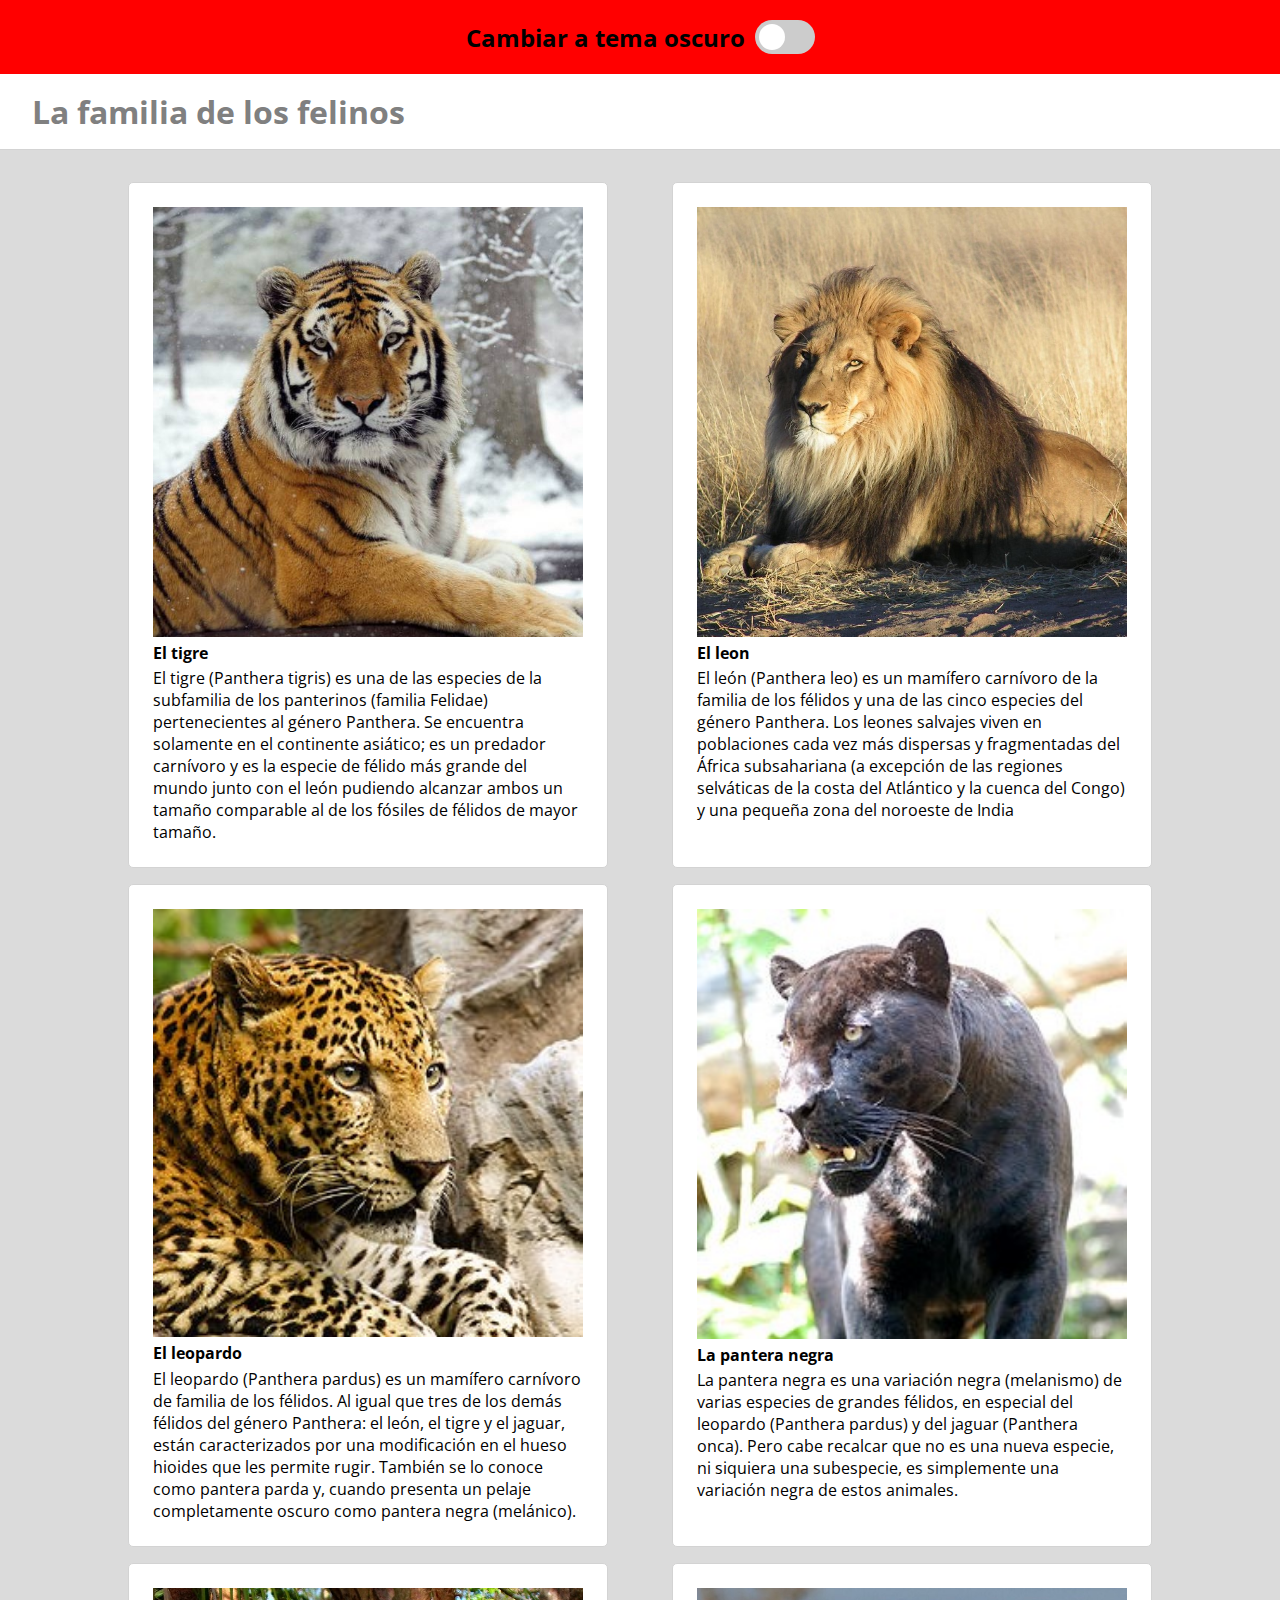
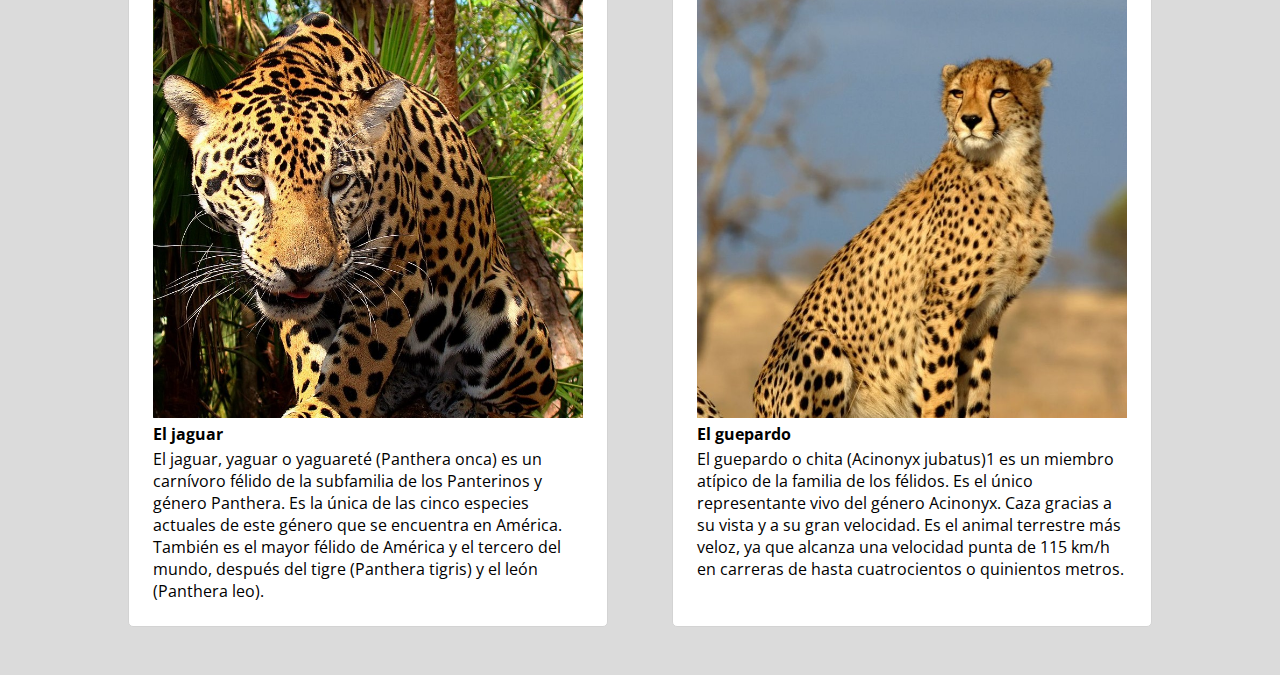
<file: C5S/index.html>
<!DOCTYPE html>
<html lang="es">
  <head>
    <meta charset="UTF-8" />
    <meta http-equiv="X-UA-Compatible" content="IE=edge" />
    <meta name="viewport" content="width=device-width, initial-scale=1.0" />
    <link rel="stylesheet" href="styles.css" />
    <title>Clase 5</title>
  </head>

  <body class="dark">
    <div class="btnTema">
      <h2 id="cambioTema" class="cambiarTextoOscuro"></h2>
      <label onclick="temaOscuro()" class="switch">
        <input type="checkbox" />
        <span class="slider round"></span>
      </label>
    </div>

    <h1>La familia de los felinos</h1>

    <div class="contenedor">
      <div class="item">
        <img src="./imagenes/tiger.jpg" />
        <h2>El tigre</h2>
        <p>
          El tigre (Panthera tigris) es una de las especies​ de la subfamilia de
          los panterinos (familia Felidae) pertenecientes al género Panthera. Se
          encuentra solamente en el continente asiático; es un predador
          carnívoro y es la especie de félido más grande del mundo junto con el
          león pudiendo alcanzar ambos un tamaño comparable al de los fósiles de
          félidos de mayor tamaño.
        </p>
      </div>
      <div class="item">
        <img src="./imagenes/leon.jpg" />
        <h2>El leon</h2>
        <p>
          El león (Panthera leo) es un mamífero carnívoro de la familia de los
          félidos y una de las cinco especies del género Panthera. Los leones
          salvajes viven en poblaciones cada vez más dispersas y fragmentadas
          del África subsahariana (a excepción de las regiones selváticas de la
          costa del Atlántico y la cuenca del Congo) y una pequeña zona del
          noroeste de India
        </p>
      </div>
      <div class="item">
        <img src="./imagenes/leopardo.jpg" />
        <h2>El leopardo</h2>
        <p>
          El leopardo (Panthera pardus) es un mamífero carnívoro de familia de
          los félidos. Al igual que tres de los demás félidos del género
          Panthera: el león, el tigre y el jaguar, están caracterizados por una
          modificación en el hueso hioides que les permite rugir. También se lo
          conoce como pantera parda y, cuando presenta un pelaje completamente
          oscuro como pantera negra (melánico).
        </p>
      </div>
      <div class="item">
        <img src="./imagenes/pantera-negra.jpg" />
        <h2>La pantera negra</h2>
        <p>
          La pantera negra es una variación negra (melanismo) de varias especies
          de grandes félidos, en especial del leopardo (Panthera pardus) y del
          jaguar (Panthera onca). Pero cabe recalcar que no es una nueva
          especie, ni siquiera una subespecie, es simplemente una variación
          negra de estos animales.
        </p>
      </div>
      <div class="item">
        <img src="./imagenes/jaguar.jpg" />
        <h2>El jaguar</h2>
        <p>
          El jaguar, yaguar o yaguareté (Panthera onca) es un carnívoro félido
          de la subfamilia de los Panterinos y género Panthera. Es la única de
          las cinco especies actuales de este género que se encuentra en
          América. También es el mayor félido de América y el tercero del mundo,
          después del tigre (Panthera tigris) y el león (Panthera leo).
        </p>
      </div>
      <div class="item">
        <img src="./imagenes/chita.jpg" />
        <h2>El guepardo</h2>
        <p>
          El guepardo o chita (Acinonyx jubatus)1​ es un miembro atípico de la
          familia de los félidos. Es el único representante vivo del género
          Acinonyx. Caza gracias a su vista y a su gran velocidad. Es el animal
          terrestre más veloz, ya que alcanza una velocidad punta de 115 km/h en
          carreras de hasta cuatrocientos o quinientos metros.
        </p>
      </div>
    </div>
    <script src="app.js"></script>
  </body>
</html>
</file>
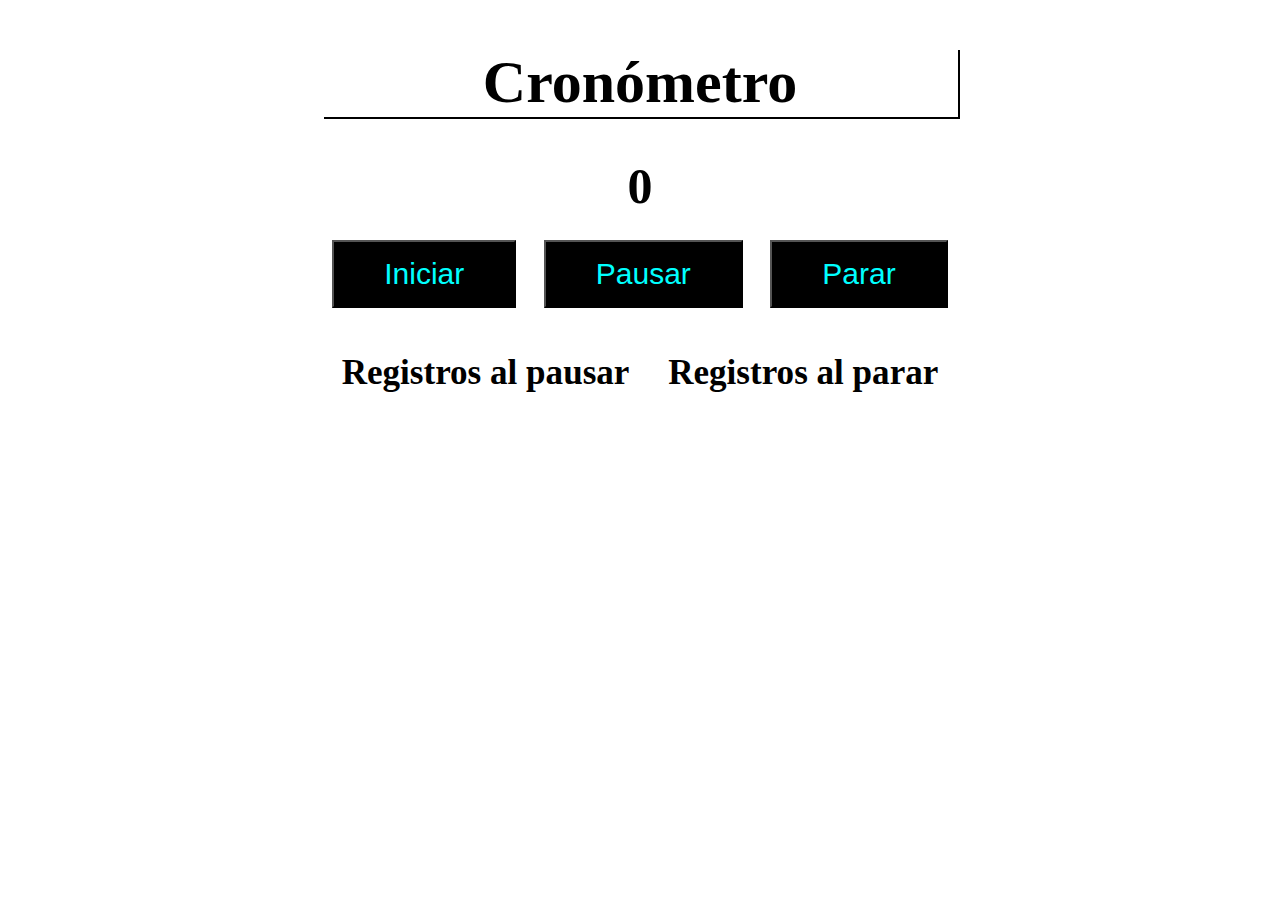
<file: cronometro_C8/index.html>
<!DOCTYPE html>
<html>

<head>
    <title>Cronómetro</title>
    <meta charset="UTF-8" />
    <link rel="preconnect" href="https://fonts.gstatic.com" />
    <link href="https://fonts.googleapis.com/css2?family=Nunito&display=swap" rel="stylesheet" />
    <link rel="stylesheet" href="css/style.css" />
</head>

<body>
    <div class="container">
        <h1>Cronómetro</h1>
        <div class="crono">
            <div id="number">0</div>
            <div class="btn">
                <button id="start">Iniciar</button>
                <button id="pause">Pausar</button>
                <button id="stop">Parar</button>
            </div>
        </div>
        <div class="register">
            <div class="registerPause">
                <h3>Registros al pausar</h3>
            </div>
            <div class="registerStop">
                <h3>Registros al parar</h3>
            </div>
        </div>
    </div>
    <script src="js/app.js"></script>
</body>

</html>
</file>
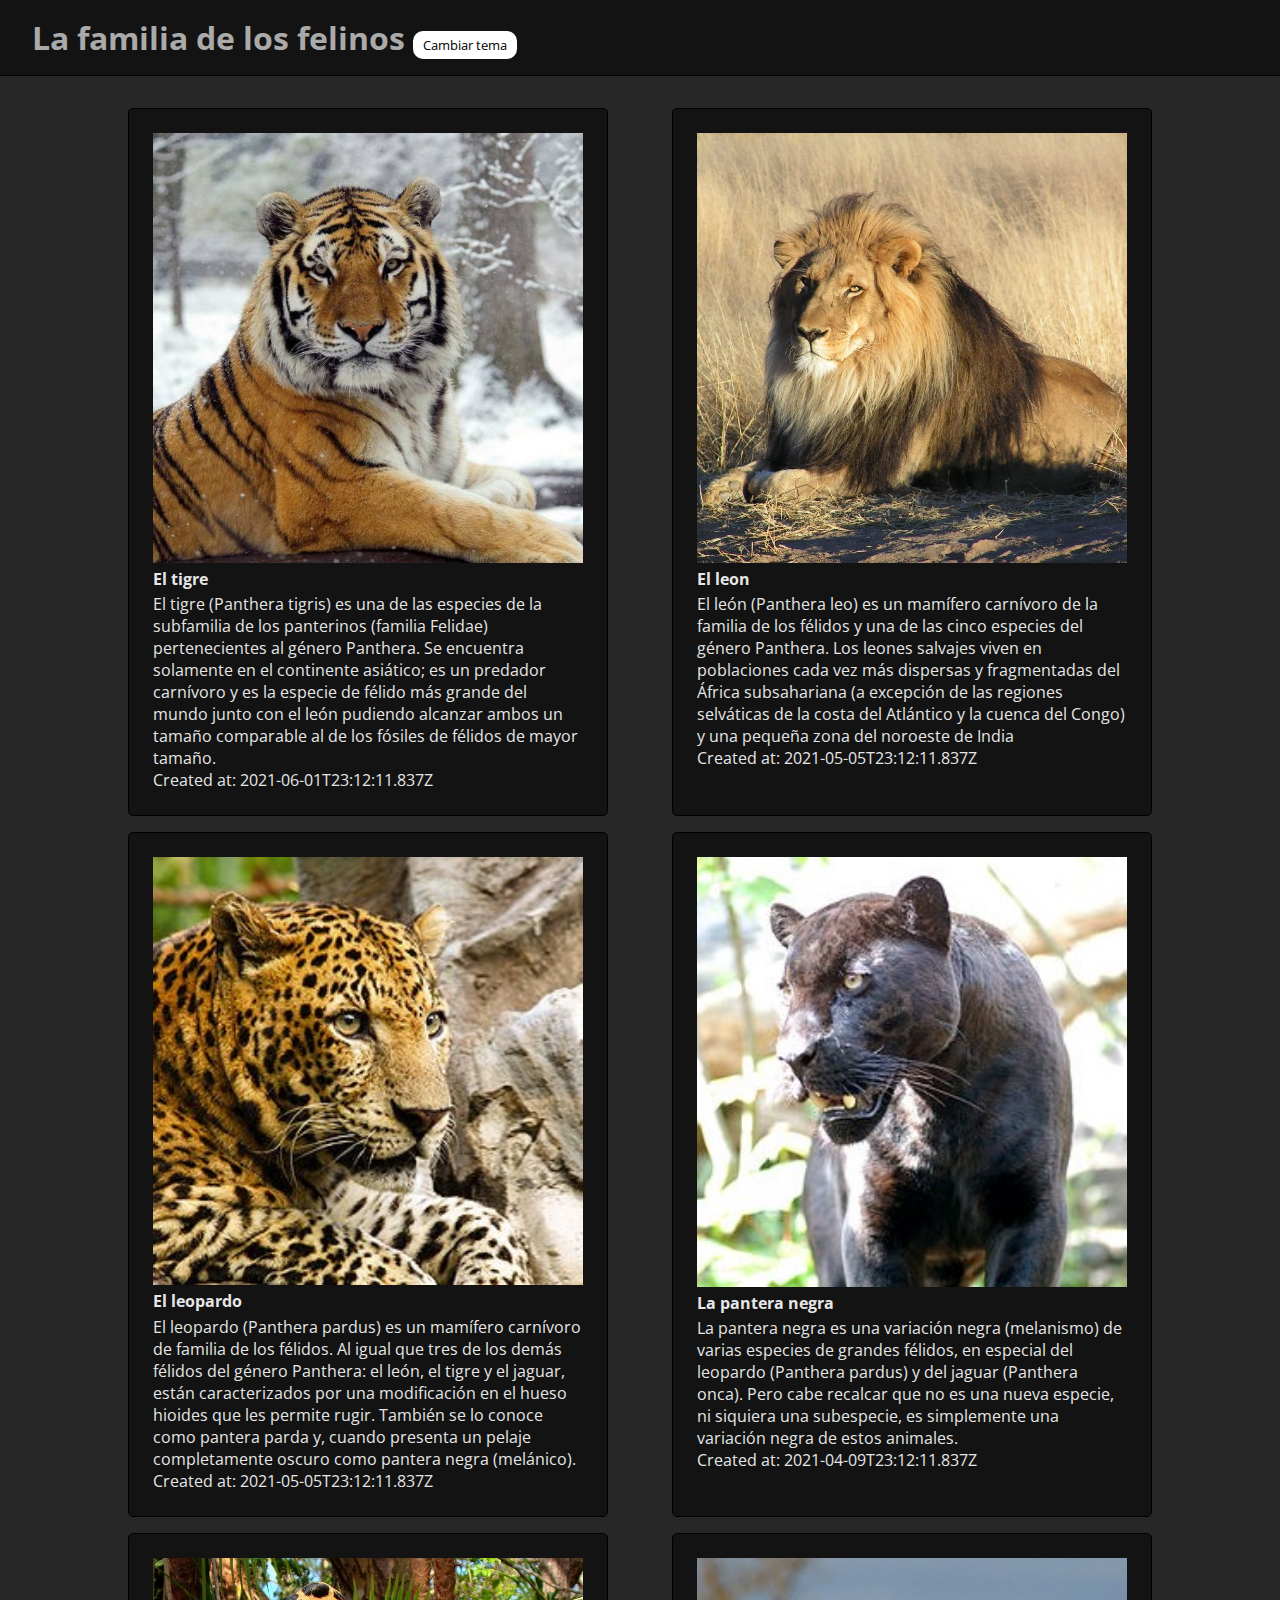
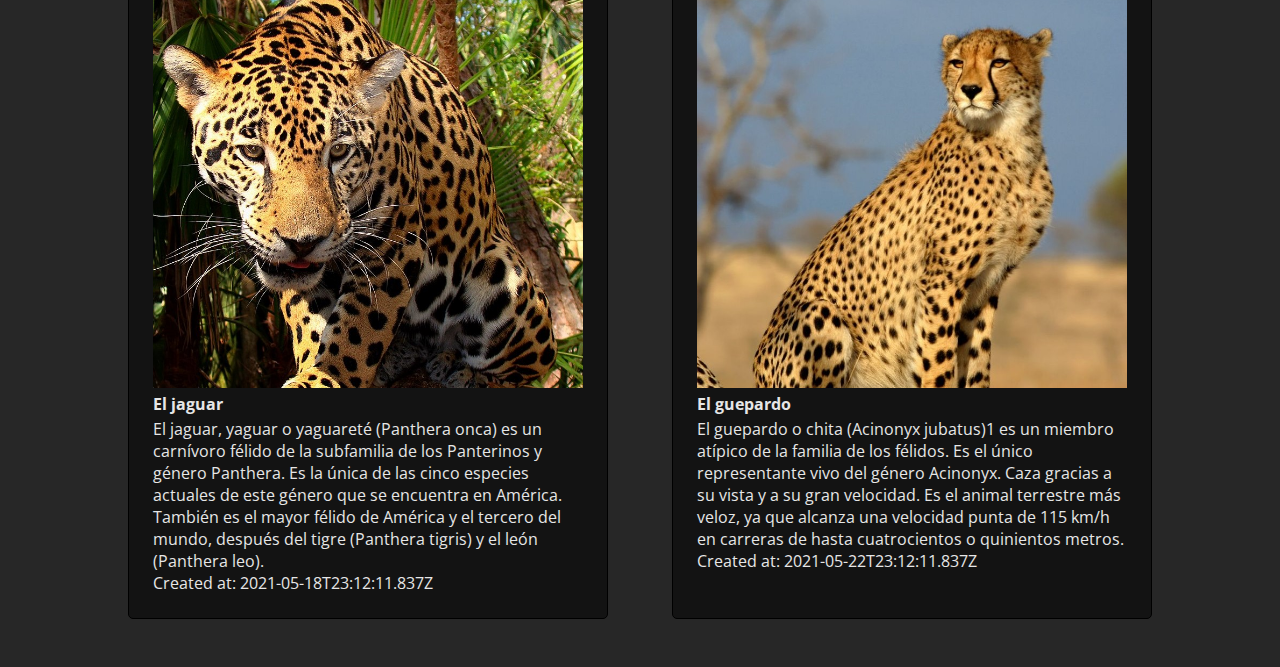
<file: estructura_DOM_C7S/index.html>
<!DOCTYPE html>
<html lang="es">

<head>
    <meta charset="UTF-8">
    <meta http-equiv="X-UA-Compatible" content="IE=edge">
    <meta name="viewport" content="width=device-width, initial-scale=1.0">
    <link rel="stylesheet" href="styles.css">
    <title>Clase 5</title>
</head>

<body class="dark">

    <h1>La familia de los felinos <button onclick="cambiarTema()">Cambiar tema</button></h1>

    <div class="contenedor">
        <!-- <div class="item">
            <img src="./imagenes/tiger.jpg">
            <h2>El tigre</h2>
            <p>
                El tigre (Panthera tigris) es una de las especies​ de la subfamilia de los panterinos (familia Felidae) pertenecientes al género Panthera. Se encuentra solamente en el continente asiático; es un predador carnívoro y es la especie de félido más grande
                del mundo junto con el león pudiendo alcanzar ambos un tamaño comparable al de los fósiles de félidos de mayor tamaño.
            </p>
        </div>
        <div class="item">
            <img src="./imagenes/leon.jpg">
            <h2>El leon</h2>
            <p>
                El león (Panthera leo) es un mamífero carnívoro de la familia de los félidos y una de las cinco especies del género Panthera. Los leones salvajes viven en poblaciones cada vez más dispersas y fragmentadas del África subsahariana (a excepción de las regiones
                selváticas de la costa del Atlántico y la cuenca del Congo) y una pequeña zona del noroeste de India
            </p>
        </div>
        <div class="item">
            <img src="./imagenes/leopardo.jpg">
            <h2>El leopardo</h2>
            <p>
                El leopardo (Panthera pardus) es un mamífero carnívoro de familia de los félidos. Al igual que tres de los demás félidos del género Panthera: el león, el tigre y el jaguar, están caracterizados por una modificación en el hueso hioides que les permite
                rugir. También se lo conoce como pantera parda y, cuando presenta un pelaje completamente oscuro como pantera negra (melánico).
            </p>
        </div>
        <div class="item">
            <img src="./imagenes/pantera-negra.jpg">
            <h2>La pantera negra</h2>
            <p>
                La pantera negra es una variación negra (melanismo) de varias especies de grandes félidos, en especial del leopardo (Panthera pardus) y del jaguar (Panthera onca). Pero cabe recalcar que no es una nueva especie, ni siquiera una subespecie, es simplemente
                una variación negra de estos animales.
            </p>
        </div>
        <div class="item">
            <img src="./imagenes/jaguar.jpg">
            <h2>El jaguar</h2>
            <p>
                El jaguar, yaguar o yaguareté (Panthera onca) es un carnívoro félido de la subfamilia de los Panterinos y género Panthera. Es la única de las cinco especies actuales de este género que se encuentra en América. También es el mayor félido de América y el
                tercero del mundo, después del tigre (Panthera tigris) y el león (Panthera leo).
            </p>
        </div>
        <div class="item">
            <img src="./imagenes/chita.jpg">
            <h2>El guepardo</h2>
            <p>
                El guepardo o chita (Acinonyx jubatus)1​ es un miembro atípico de la familia de los félidos. Es el único representante vivo del género Acinonyx. Caza gracias a su vista y a su gran velocidad. Es el animal terrestre más veloz, ya que alcanza una velocidad
                punta de 115 km/h en carreras de hasta cuatrocientos o quinientos metros.
            </p>
        </div> -->
    </div>

</body>
<script src="./scripts.js"></script>

</html>
</file>
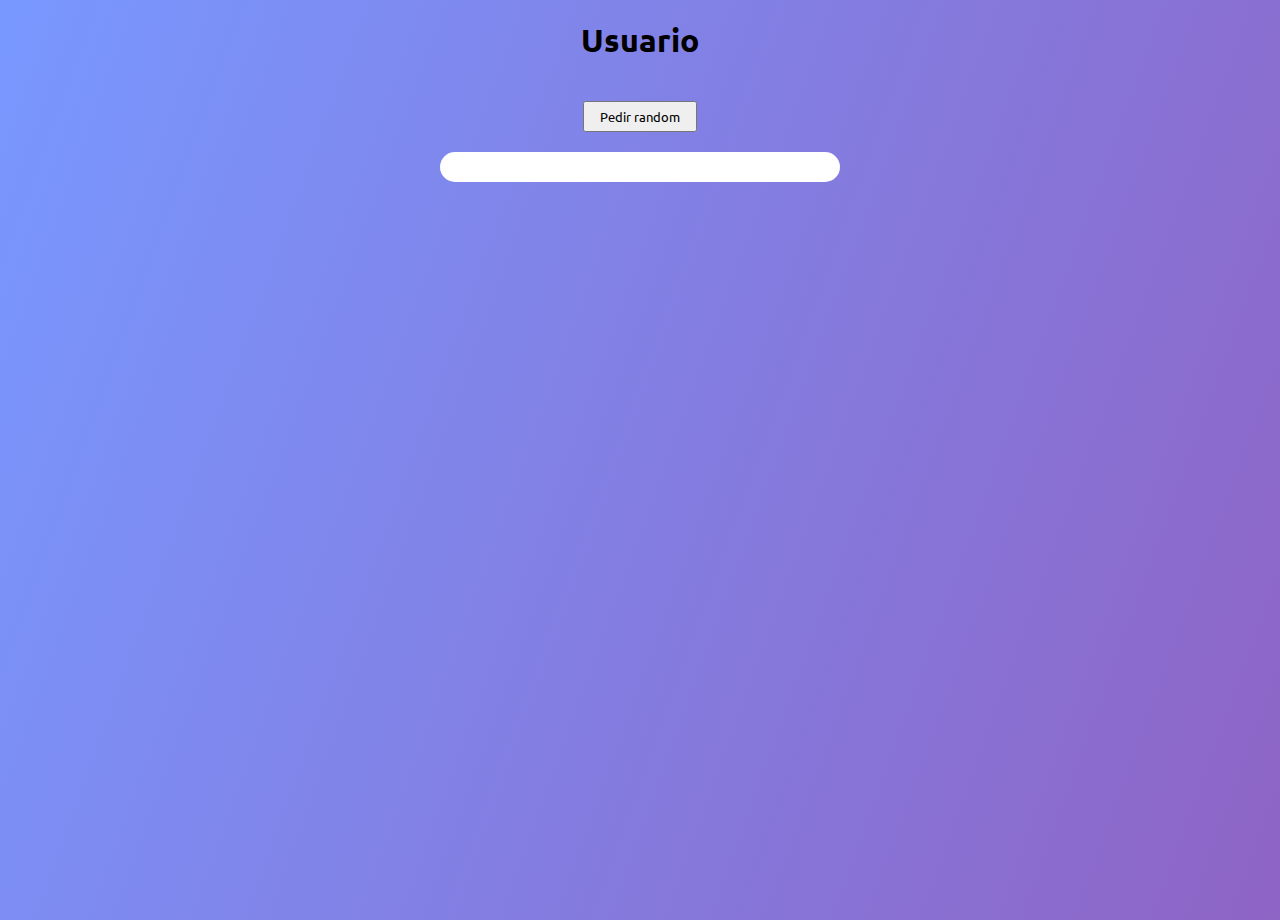
<file: fetch-api-get/index.html>
<!DOCTYPE html>
<html lang="es">
<head>
    <meta charset="UTF-8">
    <meta http-equiv="X-UA-Compatible" content="IE=edge">
    <meta name="viewport" content="width=device-width, initial-scale=1.0">
    <title>Promesas Usuario</title>
    <link rel="stylesheet" href="./css/styles.css">
</head>
<body>
    <h1>Usuario</h1>

    <main>
        <div class="btnContainer">
            <button id="random">Pedir random</button>
        </div>
        <div class="tarjeta">
            
        </div>
        
    </main>    

    <script src="./js/index.js"></script>
</body>
</html>
</file>
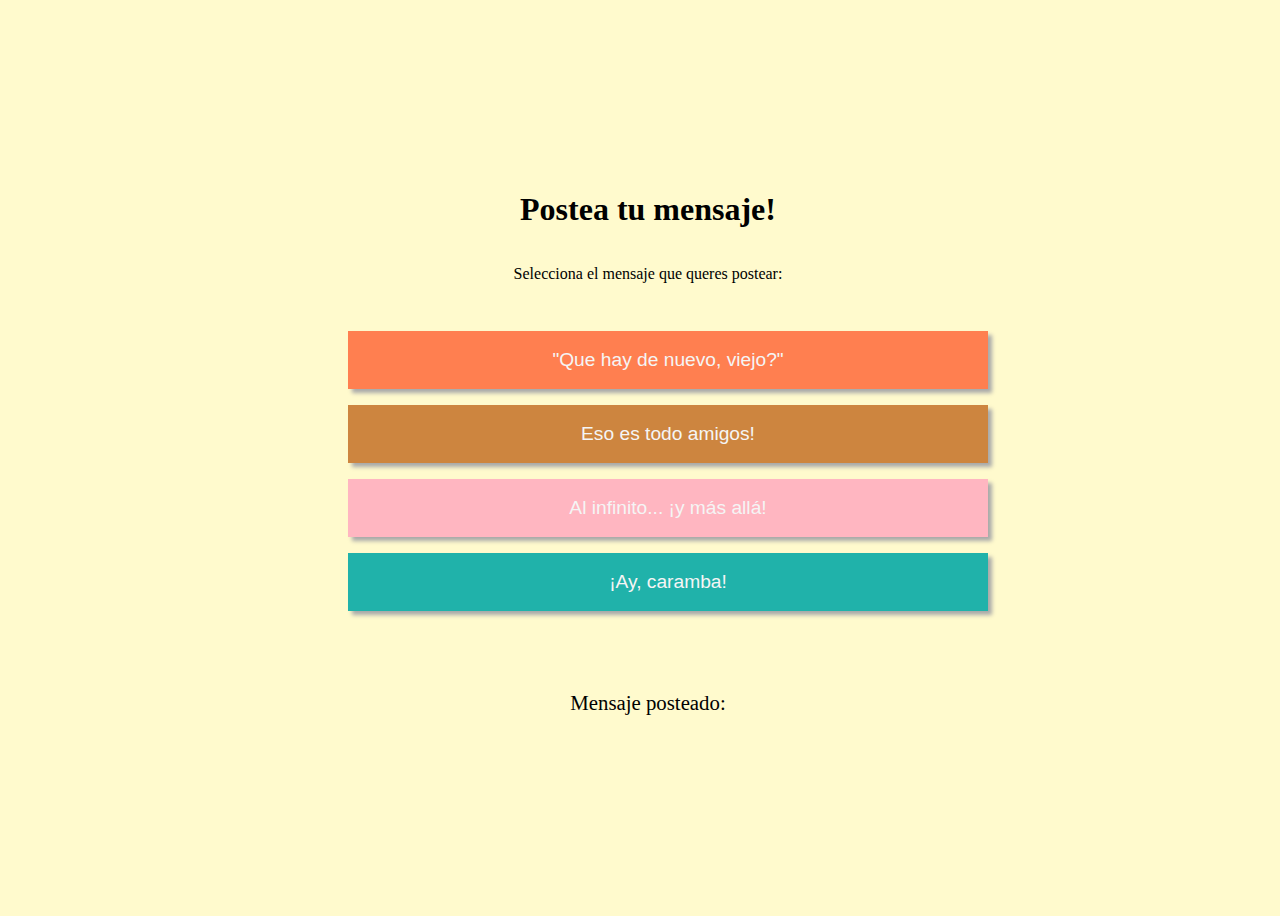
<file: fetch-api-post/index.html>
<!DOCTYPE html>
<html lang="en">
  <head>
    <meta charset="UTF-8" />
    <meta http-equiv="X-UA-Compatible" content="IE=edge" />
    <meta name="viewport" content="width=device-width, initial-scale=1.0" />
    <title>Posteador de mensajes</title>
    <link rel="stylesheet" href="./styles.css" />
  </head>
  <body>
    <div class="container">
      <h1>Postea tu mensaje!</h1>
      <p>Selecciona el mensaje que queres postear:</p>
      <ul>
        <li>
          <button
            data-titulo="Que hay de nuevo, viejo?"
            data-id-usuario="1"
            id="boton1"
          >
            "Que hay de nuevo, viejo?"
          </button>
        </li>
        <li>
          <button
            data-titulo="Eso es todo amigos!"
            data-id-usuario="2"
            id="boton2"
          >
            Eso es todo amigos!
          </button>
        </li>
        <li>
          <button
            data-titulo="Al infinito... ¡y más allá!"
            data-id-usuario="3"
            id="boton3"
          >
            Al infinito... ¡y más allá!
          </button>
        </li>
        <li>
          <button data-titulo="¡Ay, caramba!" data-id-usuario="4" id="boton4">
            ¡Ay, caramba!
          </button>
        </li>
      </ul>
      <p id="respuesta">
        Mensaje posteado: <span id="mensaje-posteado"></span>
      </p>
    </div>

    <script src="./index.js"></script>
  </body>
</html>
</file>
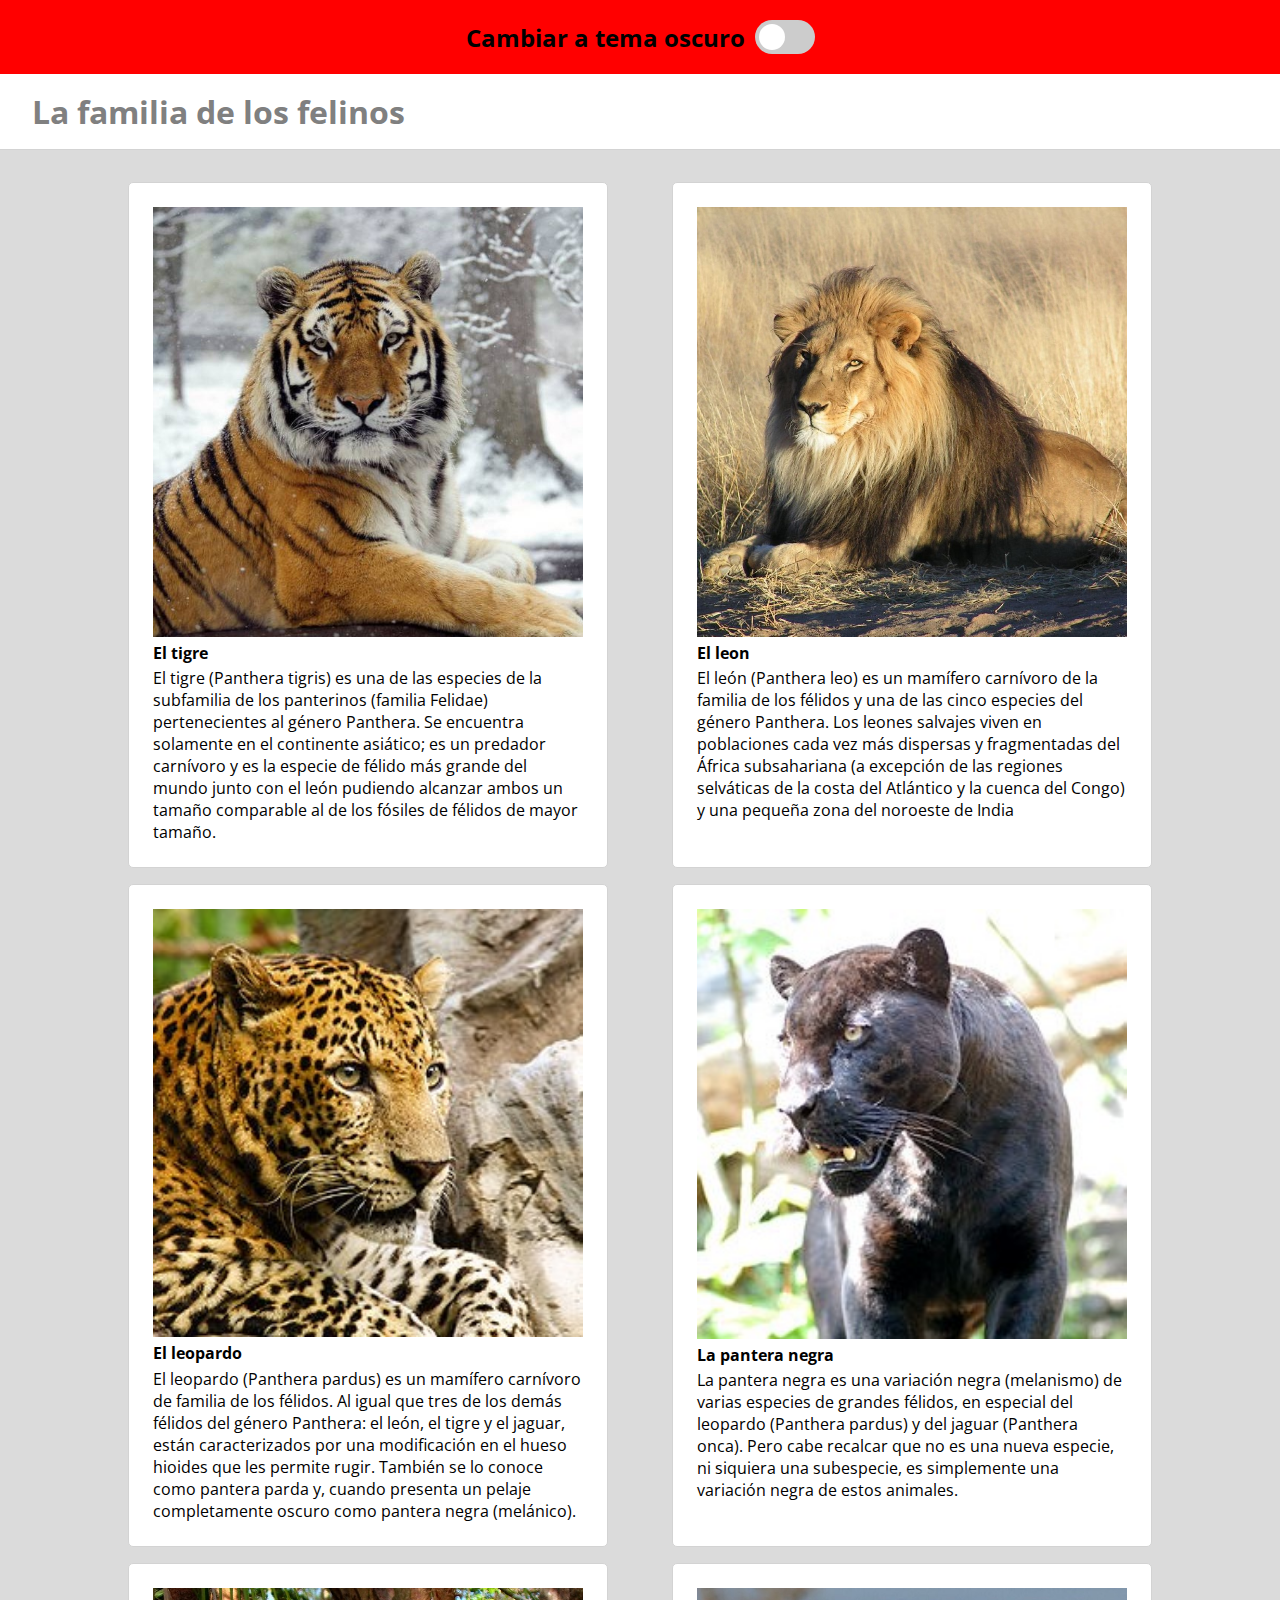
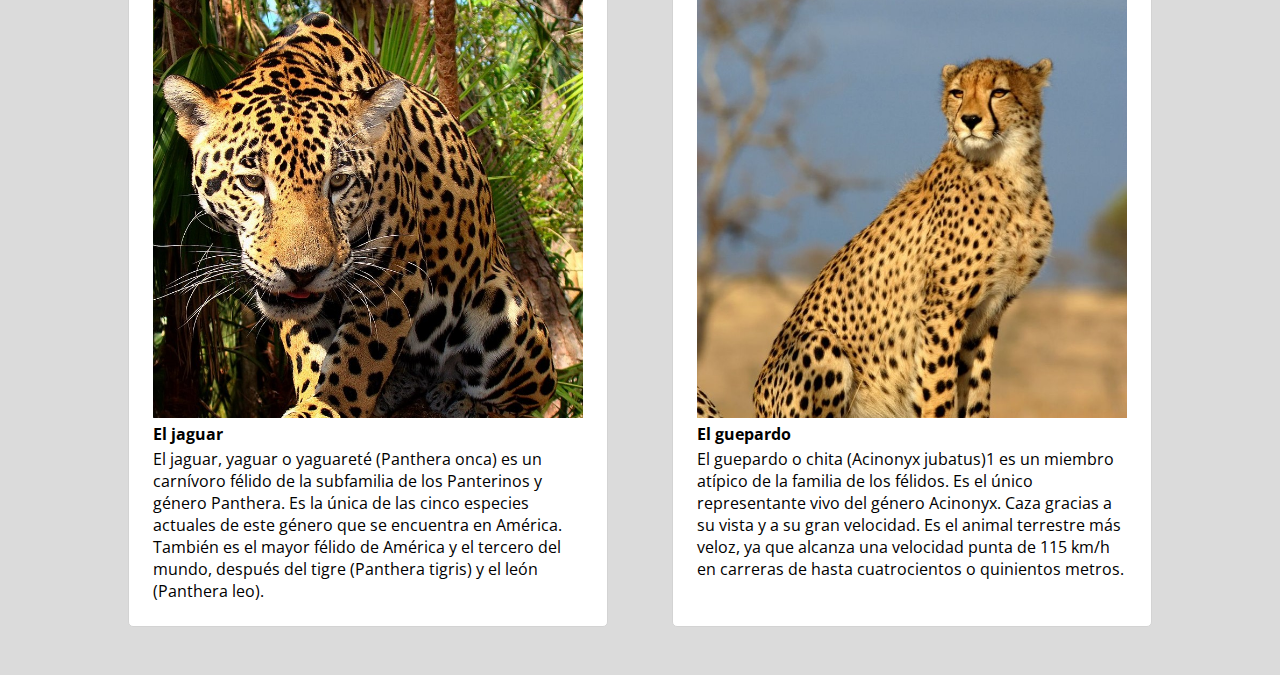
<file: tema_oscuro_C5S/index.html>
<!DOCTYPE html>
<html lang="es">
  <head>
    <meta charset="UTF-8" />
    <meta http-equiv="X-UA-Compatible" content="IE=edge" />
    <meta name="viewport" content="width=device-width, initial-scale=1.0" />
    <link rel="stylesheet" href="styles.css" />
    <title>Clase 5</title>
  </head>

  <body class="dark">
    <div class="btnTema">
      <h2 id="cambioTema" class="cambiarTextoOscuro"></h2>
      <label class="switch">
        <input type="checkbox" />
        <span class="slider round"></span>
      </label>
    </div>

    <h1>La familia de los felinos</h1>

    <div class="contenedor">
      <div class="item">
        <img src="./imagenes/tiger.jpg" />
        <h2>El tigre</h2>
        <p>
          El tigre (Panthera tigris) es una de las especies​ de la subfamilia de
          los panterinos (familia Felidae) pertenecientes al género Panthera. Se
          encuentra solamente en el continente asiático; es un predador
          carnívoro y es la especie de félido más grande del mundo junto con el
          león pudiendo alcanzar ambos un tamaño comparable al de los fósiles de
          félidos de mayor tamaño.
        </p>
      </div>
      <div class="item">
        <img src="./imagenes/leon.jpg" />
        <h2>El leon</h2>
        <p>
          El león (Panthera leo) es un mamífero carnívoro de la familia de los
          félidos y una de las cinco especies del género Panthera. Los leones
          salvajes viven en poblaciones cada vez más dispersas y fragmentadas
          del África subsahariana (a excepción de las regiones selváticas de la
          costa del Atlántico y la cuenca del Congo) y una pequeña zona del
          noroeste de India
        </p>
      </div>
      <div class="item">
        <img src="./imagenes/leopardo.jpg" />
        <h2>El leopardo</h2>
        <p>
          El leopardo (Panthera pardus) es un mamífero carnívoro de familia de
          los félidos. Al igual que tres de los demás félidos del género
          Panthera: el león, el tigre y el jaguar, están caracterizados por una
          modificación en el hueso hioides que les permite rugir. También se lo
          conoce como pantera parda y, cuando presenta un pelaje completamente
          oscuro como pantera negra (melánico).
        </p>
      </div>
      <div class="item">
        <img src="./imagenes/pantera-negra.jpg" />
        <h2>La pantera negra</h2>
        <p>
          La pantera negra es una variación negra (melanismo) de varias especies
          de grandes félidos, en especial del leopardo (Panthera pardus) y del
          jaguar (Panthera onca). Pero cabe recalcar que no es una nueva
          especie, ni siquiera una subespecie, es simplemente una variación
          negra de estos animales.
        </p>
      </div>
      <div class="item">
        <img src="./imagenes/jaguar.jpg" />
        <h2>El jaguar</h2>
        <p>
          El jaguar, yaguar o yaguareté (Panthera onca) es un carnívoro félido
          de la subfamilia de los Panterinos y género Panthera. Es la única de
          las cinco especies actuales de este género que se encuentra en
          América. También es el mayor félido de América y el tercero del mundo,
          después del tigre (Panthera tigris) y el león (Panthera leo).
        </p>
      </div>
      <div class="item">
        <img src="./imagenes/chita.jpg" />
        <h2>El guepardo</h2>
        <p>
          El guepardo o chita (Acinonyx jubatus)1​ es un miembro atípico de la
          familia de los félidos. Es el único representante vivo del género
          Acinonyx. Caza gracias a su vista y a su gran velocidad. Es el animal
          terrestre más veloz, ya que alcanza una velocidad punta de 115 km/h en
          carreras de hasta cuatrocientos o quinientos metros.
        </p>
      </div>
    </div>
    <script src="app.js"></script>
  </body>
</html>
</file>
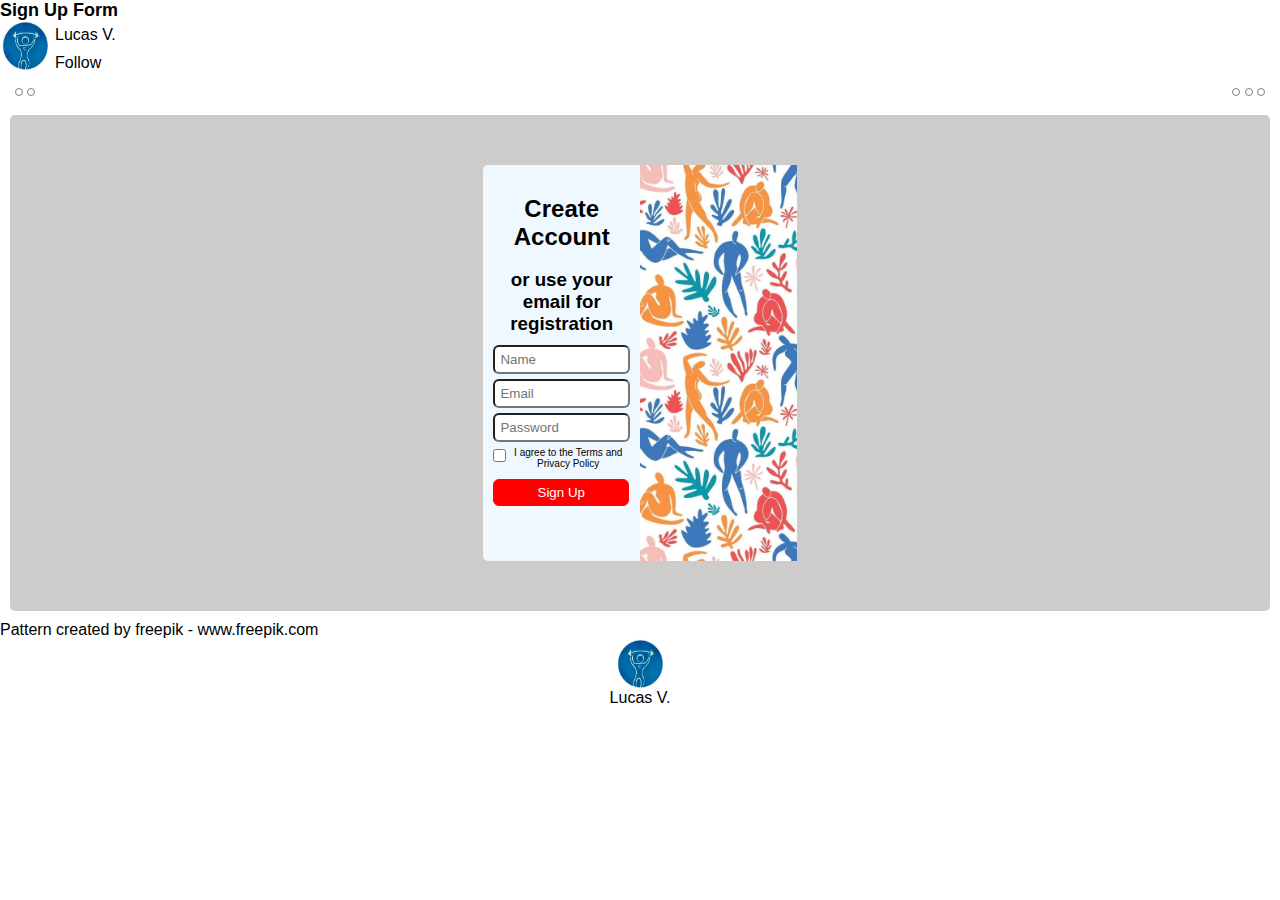
<file: validaciones_C12_mesa/index.html>
<!DOCTYPE html>
<html lang="en">

<head>
    <meta charset="UTF-8" />
    <meta http-equiv="X-UA-Compatible" content="IE=edge" />
    <meta name="viewport" content="width=device-width, initial-scale=1.0" />
    <title>Formulario</title>
    <link rel="stylesheet" href="https://cdnjs.cloudflare.com/ajax/libs/font-awesome/6.0.0-beta2/css/all.min.css"
        integrity="sha512-YWzhKL2whUzgiheMoBFwW8CKV4qpHQAEuvilg9FAn5VJUDwKZZxkJNuGM4XkWuk94WCrrwslk8yWNGmY1EduTA=="
        crossorigin="anonymous" referrerpolicy="no-referrer" />
    <link rel="stylesheet" href="css/style.css" />
</head>

<body>
    <header>
        <h1>Sign Up Form</h1>
        <div class="boxHeader-1">
            <img src="img/img-perfil.jpg" alt="Foto perfil" />
            <div class="datosPersonales">
                <a href="#">Lucas V.</a>
                <a href="#">Follow</a>
            </div>
        </div>
        <div class="boxHeader-2">
            <div class="iconos-1">
                <a class="iconos agregarArchivo" href="#"><i class="fas fa-folder-plus"></i></a>
                <a class="iconos like" href="#"><i class="fas fa-heart"></i></a>
            </div>
            <div class="iconos-2">
                <a class="iconos share" href="#"><i class="fas fa-share"></i></a>
                <a class="iconos chat" href="#"><i class="fas fa-comment"></i></a>
                <a class="iconos infoAdicional" href="#"><i class="fas fa-info-circle"></i></a>
            </div>
        </div>
    </header>

    <body>
        <main>
            <div class="container">
                <div class="containerCreateAccount">
                    <h2>Create Account</h2>
                    <div class="iconosLogueo">
                        <a href="#"><i class="fab fa-google"></i></a>
                        <a href="#"><i class="fab fa-facebook-f"></i></a>
                        <a href="#"><i class="fab fa-twitter"></i></a>
                        <a href="#"><i class="fab fa-vk"></i></a>
                    </div>
                    <h3>or use your email for registration</h3>
                    <section class="errors">
                        <ul></ul>
                    </section>
                    <form action="signIn.html" method="get">
                        <input type="text" name="name" id="name" placeholder="Name">
                        <input type="email" name="email" id="email" placeholder="Email">
                        <input type="password" name="password" id="password" placeholder="Password">
                        <label for="terms">
                            <input type="checkbox" name="terms" id="terms" value="terms">I agree to the Terms and Privacy Policy
                        </label>
                        <div class="button">
                            <input class="btn signUp" type="submit" value="Sign Up">
                            
                        </div>
                    </form>
                </div>
                <div class="card-img img-form"></div>
            </div>
        </main>
    </body>
    <footer>
        <div class="footer-1">
            <p>Pattern created by freepik - <a href="www.freepik.com">www.freepik.com</a></p>
        </div>
        <div class="footer-2">
            <img src="img/img-perfil.jpg" alt="Foto perfil">
            <a href="#">Lucas V.</a>
        </div>
    </footer>
    <script src="js/app.js"></script>
</body>

</html>
</file>
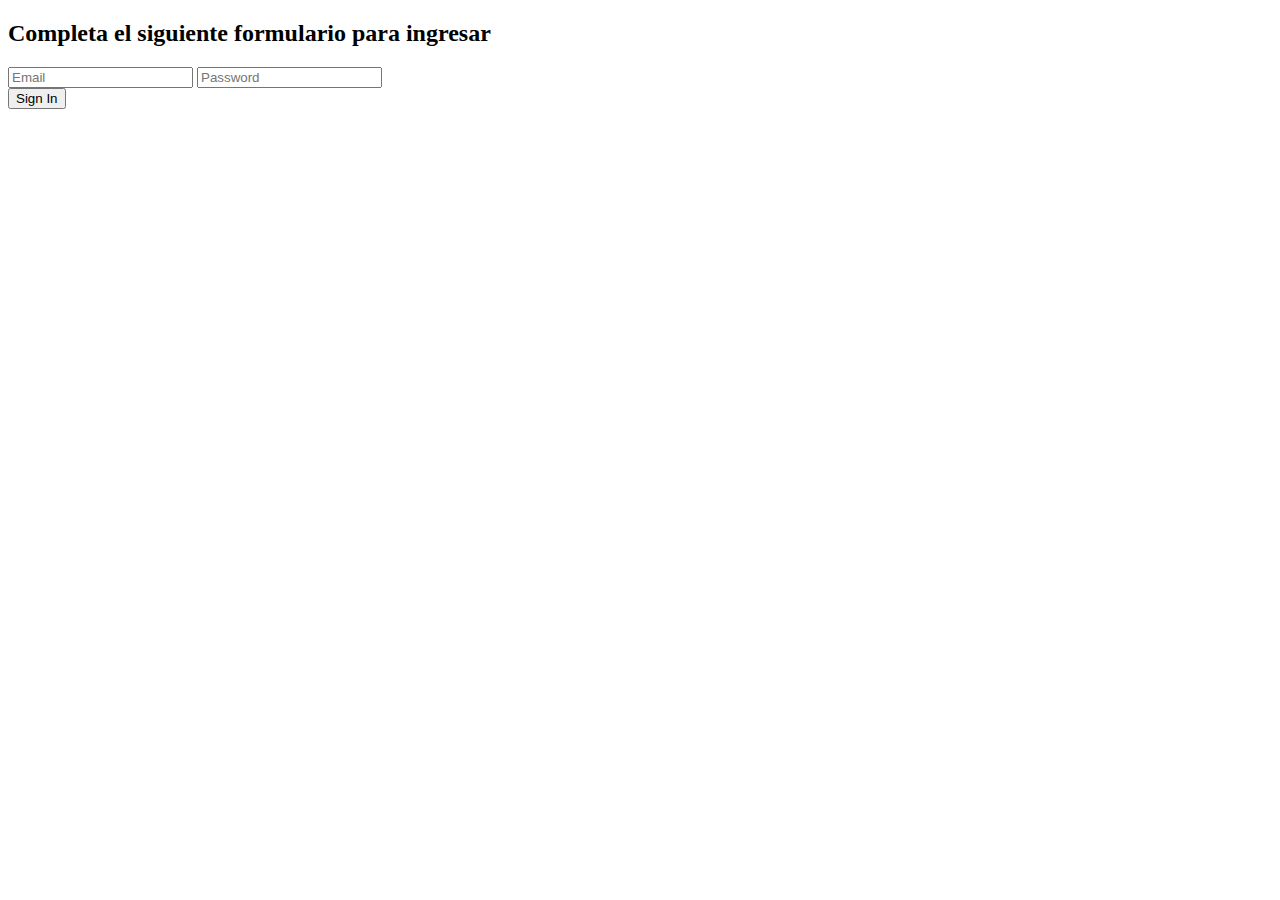
<file: validaciones_C12_mesa/signIn.html>
<!DOCTYPE html>
<html lang="en">
<head>
    <meta charset="UTF-8">
    <meta http-equiv="X-UA-Compatible" content="IE=edge">
    <meta name="viewport" content="width=device-width, initial-scale=1.0">
    <title>Sign In</title>
</head>
<body>
    <section class="correctData">
        <ul></ul>
    </section>
    <h2>Completa el siguiente formulario para ingresar</h2>
    <form action="#" method="get">
        <input type="email" name="email" id="emailSignIn" placeholder="Email">
        <input type="password" name="password" id="passwordSignIn" placeholder="Password">        
        <div class="button">
            <input class="btn btnSignIn" type="submit" value="Sign In">
            
        </div>
    </form>
</body>
</html>
</file>
<file: C5S/styles.css>
@import url('https://fonts.googleapis.com/css2?family=Open+Sans:wght@300;400&display=swap');

* {
  margin: 0;
  padding: 0;
  font-family: 'Open Sans', sans-serif;
}

body {
  background-color: rgb(219, 219, 219);
}

.btnTema{
  display: flex;
  justify-content: center;
  align-items: center;
  padding: 20px 0;
  background-color: red;
}

.btnTema h2{
  padding-right: 10px;
}

/* The switch - the box around the slider */
.switch {
  position: relative;
  display: inline-block;
  width: 60px;
  height: 34px;
}

/* Hide default HTML checkbox */
.switch input {
  opacity: 0;
  width: 0;
  height: 0;
}

/* The slider */
.slider {
  position: absolute;
  cursor: pointer;
  top: 0;
  left: 0;
  right: 0;
  bottom: 0;
  background-color: #ccc;
  -webkit-transition: .4s;
  transition: .4s;
}

.slider:before {
  position: absolute;
  content: "";
  height: 26px;
  width: 26px;
  left: 4px;
  bottom: 4px;
  background-color: white;
  -webkit-transition: .4s;
  transition: .4s;
}

input:checked + .slider {
  background-color: #2196F3;
}

input:focus + .slider {
  box-shadow: 0 0 1px #2196F3;
}

input:checked + .slider:before {
  -webkit-transform: translateX(26px);
  -ms-transform: translateX(26px);
  transform: translateX(26px);
}
/* Rounded sliders */
.slider.round {
  border-radius: 34px;
}

.slider.round:before {
  border-radius: 50%;
}

/* Header */
h1 {
  padding: .5em 1em;
  background-color: white;
  border-bottom: 1px solid lightgrey;
  color: grey;
}

/* Main*/
.contenedor {
  display: flex;
  flex-wrap: wrap;
  justify-content: space-between;
  width: 80%;
  margin: 2em 10%;
}

.item {
  width: 30em;
  background-color: white;
  box-sizing: border-box;
  padding: 1.5em;
  margin-bottom: 1em;
  border-radius: 5px;
  border: 1px solid lightgray;
}

.item img {
  width: 100%;
}

.item h2 {
  font-size: 1em;
  margin-bottom: .2em;
}
/* Temas oscuros*/
.temaOscuroFondo{
  background-color: rgb(39, 39, 39);  
}

.temaOscuroH1, .temaOscuroItem{ 
  background-color: rgb(19, 19, 19);
  color: rgb(170, 170, 170);
  border-color: black;
}

.temaOscuroH2, .temaOscuroP{
  color: rgb(230, 230, 230);
}

.cambiarTextoOscuro:before {
  content: "Cambiar a tema oscuro";
}

.cambiarTextoClaro:before {
  content: "Cambiar a tema claro";
}
</file>
<file: cronometro_C8/css/style.css>
body {
  display: flex;
  flex-direction: column;
  align-items: center;
  font-size: 30px;
  font-weight: 900;
}

.crono {
  display: flex;
  flex-direction: column;
}

h1 {
  text-align: center;
  box-shadow: 2px 2px;
}

#number {
  text-align: center;
  font-size: 50px;
  padding-bottom: 15px;
}

button {
  color: aqua;
  background-color: black;
  margin: 10px;
  padding: 15px 50px;
  font-size: 30px;
}

.register {
  display: flex;
  justify-content: space-around;
}

.btnDisabled {
  background-color: gray;
  color: aliceblue;
}

ul {
  font-size: 35px;
  color: darkcyan;
  background-color: beige;
  margin: 0px;
}
</file>
<file: estructura_DOM_C7S/styles.css>
@import url('https://fonts.googleapis.com/css2?family=Open+Sans:wght@300;400&display=swap');
* {
    margin: 0;
    padding: 0;
    font-family: 'Open Sans', sans-serif;
}

body {
    background-color: rgb(219, 219, 219);
}

h1 {
    padding: .5em 1em;
    background-color: white;
    border-bottom: 1px solid lightgrey;
    color: grey;
}

.contenedor {
    display: flex;
    flex-wrap: wrap;
    justify-content: space-between;
    width: 80%;
    margin: 2em 10%;
}

.item {
    width: 30em;
    background-color: white;
    box-sizing: border-box;
    padding: 1.5em;
    margin-bottom: 1em;
    border-radius: 5px;
    border: 1px solid lightgray;
}

.item img {
    width: 100%;
}

.item h2 {
    font-size: 1em;
    margin-bottom: .2em;
}

button {
    padding: 5px 10px;
    background-color: green;
    border-radius: 10px;
    border: none;
}


/* estilos para tema oscuro ---------------------------------------------------------------------------------------------- */

.dark {
    background-color: rgb(39, 39, 39);
}

.dark h1 {
    background-color: rgb(19, 19, 19);
    color: rgb(170, 170, 170);
    border-color: black;
}

.dark .item {
    background-color: rgb(19, 19, 19);
    border-color: black;
}

.dark p {
    color: rgb(230, 230, 230);
}

.dark h2 {
    color: rgb(230, 230, 230);
}

.dark button {
    background-color: white;
}
</file>
<file: fetch-api-get/css/styles.css>
@import url("https://fonts.googleapis.com/css2?family=Ubuntu:wght@300;400;700&display=swap");

:root {
  --primary: #7898ff;
  --secondary: #8e64c5;
  --app-grey: #f2f2f2;
}

* {
  padding: 0;
  margin: 0;
  box-sizing: border-box;
  font-family: "Ubuntu", sans-serif;
}

body {
  background: linear-gradient(110deg, var(--primary), var(--secondary));
  height: 100vh;
}

h1 {
  text-align: center;
  margin: 20px 0;
}

.tarjeta {
  background-color: white;
  border-radius: 20px;
  margin: 0 auto;
  width: 50%;
  max-width: 400px;
  padding: 15px;
}

.container{
  border-bottom: 1px solid;
  padding: 10px 0;
}

.container img {
  border-radius: 15px;
}

.container p {
  font-size: 13px;
  padding-top: 5px;
}

.btnContainer {
  padding: 20px 0;
  text-align: center;
}
.btnContainer button {
  padding: 5px 15px;
}
</file>
<file: fetch-api-post/styles.css>
body {
  width: 100vw;
  height: 100vh;
  background: lemonchiffon;
  overflow-x: hidden;
  display: flex;
  flex-direction: column;
  justify-content: center;
  align-items: center;
}

li {
  list-style: none;
  margin-top: 1rem;
  width: 100%;
}

li button {
  padding: 1rem;
  cursor: pointer;
  box-shadow: 4px 4px 4px darkgray;
  color: whitesmoke;
  width: 100%;
  font-size: 1.2rem;
}

ul {
  display: flex;
  flex-direction: column;
  align-items: flex-start;
  width: 100%;
}

.container {
  width: 50%;
  display: flex;
  justify-content: center;
  align-items: center;
  flex-direction: column;
  padding-top: 3rem;
}

#boton1 {
  background-color: coral;
  border: 2px solid coral;
}

#boton2 {
  background-color: peru;
  border: 2px solid peru;
}

#boton3 {
  background-color: lightpink;
  border: 2px solid lightpink;
}

#boton4 {
  background-color: lightseagreen;
  border: 2px solid lightseagreen;
}

#respuesta {
  margin: 4rem auto;
  font-size: 1.3rem;
  display: flex;
  flex-direction: column;
  justify-content: center;
  align-items: center;
}

#respuesta span {
  font-size: 1.5rem;
  font-weight: bold;
  margin-top: 1rem;
}
</file>
<file: tema_oscuro_C5S/styles.css>
@import url('https://fonts.googleapis.com/css2?family=Open+Sans:wght@300;400&display=swap');

* {
  margin: 0;
  padding: 0;
  font-family: 'Open Sans', sans-serif;
}

body {
  background-color: rgb(219, 219, 219);
}

.btnTema{
  display: flex;
  justify-content: center;
  align-items: center;
  padding: 20px 0;
  background-color: red;
}

.btnTema h2{
  padding-right: 10px;
}

/* The switch - the box around the slider */
.switch {
  position: relative;
  display: inline-block;
  width: 60px;
  height: 34px;
}

/* Hide default HTML checkbox */
.switch input {
  opacity: 0;
  width: 0;
  height: 0;
}

/* The slider */
.slider {
  position: absolute;
  cursor: pointer;
  top: 0;
  left: 0;
  right: 0;
  bottom: 0;
  background-color: #ccc;
  -webkit-transition: .4s;
  transition: .4s;
}

.slider:before {
  position: absolute;
  content: "";
  height: 26px;
  width: 26px;
  left: 4px;
  bottom: 4px;
  background-color: white;
  -webkit-transition: .4s;
  transition: .4s;
}

input:checked + .slider {
  background-color: #2196F3;
}

input:focus + .slider {
  box-shadow: 0 0 1px #2196F3;
}

input:checked + .slider:before {
  -webkit-transform: translateX(26px);
  -ms-transform: translateX(26px);
  transform: translateX(26px);
}
/* Rounded sliders */
.slider.round {
  border-radius: 34px;
}

.slider.round:before {
  border-radius: 50%;
}

/* Header */
h1 {
  padding: .5em 1em;
  background-color: white;
  border-bottom: 1px solid lightgrey;
  color: grey;
}

/* Main*/
.contenedor {
  display: flex;
  flex-wrap: wrap;
  justify-content: space-between;
  width: 80%;
  margin: 2em 10%;
}

.item {
  width: 30em;
  background-color: white;
  box-sizing: border-box;
  padding: 1.5em;
  margin-bottom: 1em;
  border-radius: 5px;
  border: 1px solid lightgray;
}

.item img {
  width: 100%;
}

.item h2 {
  font-size: 1em;
  margin-bottom: .2em;
}
/* Temas oscuros*/
.temaOscuroFondo{
  background-color: rgb(39, 39, 39);  
}

.temaOscuroH1, .temaOscuroItem{ 
  background-color: rgb(19, 19, 19);
  color: rgb(170, 170, 170);
  border-color: black;
}

.temaOscuroH2, .temaOscuroP{
  color: rgb(230, 230, 230);
}

.cambiarTextoOscuro:before {
  content: "Cambiar a tema oscuro";
}

.cambiarTextoClaro:before {
  content: "Cambiar a tema claro";
}
</file>
<file: validaciones_C12_mesa/css/style.css>
/* Estilos Generales */
* {
  margin: 0;
  padding: 0;
  box-sizing: border-box;
}

body {
  font-family: "Roboto", sans-serif;
  font-weight: 400;
}

img {
  max-width: 100%;
}

a {
  display: inline-block;
  text-decoration: none;
  color: black;
}

h1:first-letter,
h2:first-letter,
p:first-letter {
  text-transform: uppercase;
}

/* Estilos compartidos */
header, footer {
    display: flex;
    flex-direction: column;
  }

  .boxHeader-1 img, .footer-2 img {
    border-radius: 50%;
    height: 50px;
    width: 50px;
  }

/* Header */
h1 {
  font-size: 18px;
}

.boxHeader-1 {
  display: flex;
}

.datosPersonales {
  display: flex;
  flex-direction: column;
}

.datosPersonales a {
  padding: 5px;
}

.boxHeader-2 {
  display: flex;
  justify-content: space-between;
  padding: 5px 15px;
}

.iconos {
  border: 1px solid grey;
  border-radius: 4px;
  padding: 3px;
}

/* Body */
main {
  display: flex;
  justify-content: center;
  padding: 50px 30px;
  margin: 10px;
  border-radius: 5px;
  background-color: rgb(206, 203, 203);
}
.container {
  display: flex;
  border-radius: 5px;
  background-color: aliceblue;  
}

.containerCreateAccount {
  display: flex;
  flex-direction: column;
  text-align: center;
  padding: 30px 10px;
  width: 50%;
}

.errors ul{
  width: 90%;
  list-style-position: inside;
}

.errors ul li{
  color: red;
  font-size: 8px;
}

form {
  display: flex;
  flex-direction: column;
  justify-content: center;
  align-items: center;
  padding: 10px 0 20px;
}

input {
    border-radius: 6px;
    width: 100%;
    padding: 5px;
    margin-bottom: 5px;
}

label {
  display: flex;
  align-items: center;
  font-size: 10px;
}

input[type = "checkbox"]{
    width: auto;
}

.button {
  display: flex;
  padding-top: 10px;
  border-radius: 20px;
  width: 100%;
}

.btn {
  border: red 1px solid;
}

.signUp {
  background-color: red;
  color: white;
  margin-right: 1px;
}

.signIn {
  color: red;
  margin-left: 1px;
}

.img-form {
  background: gray url("../img/img-form.jpg") no-repeat;
  background-size: cover;
  width: 50%;
}

/* Footer */
.footer-2{
    display: flex;
    flex-direction: column;
    align-items: center;
}
</file>
